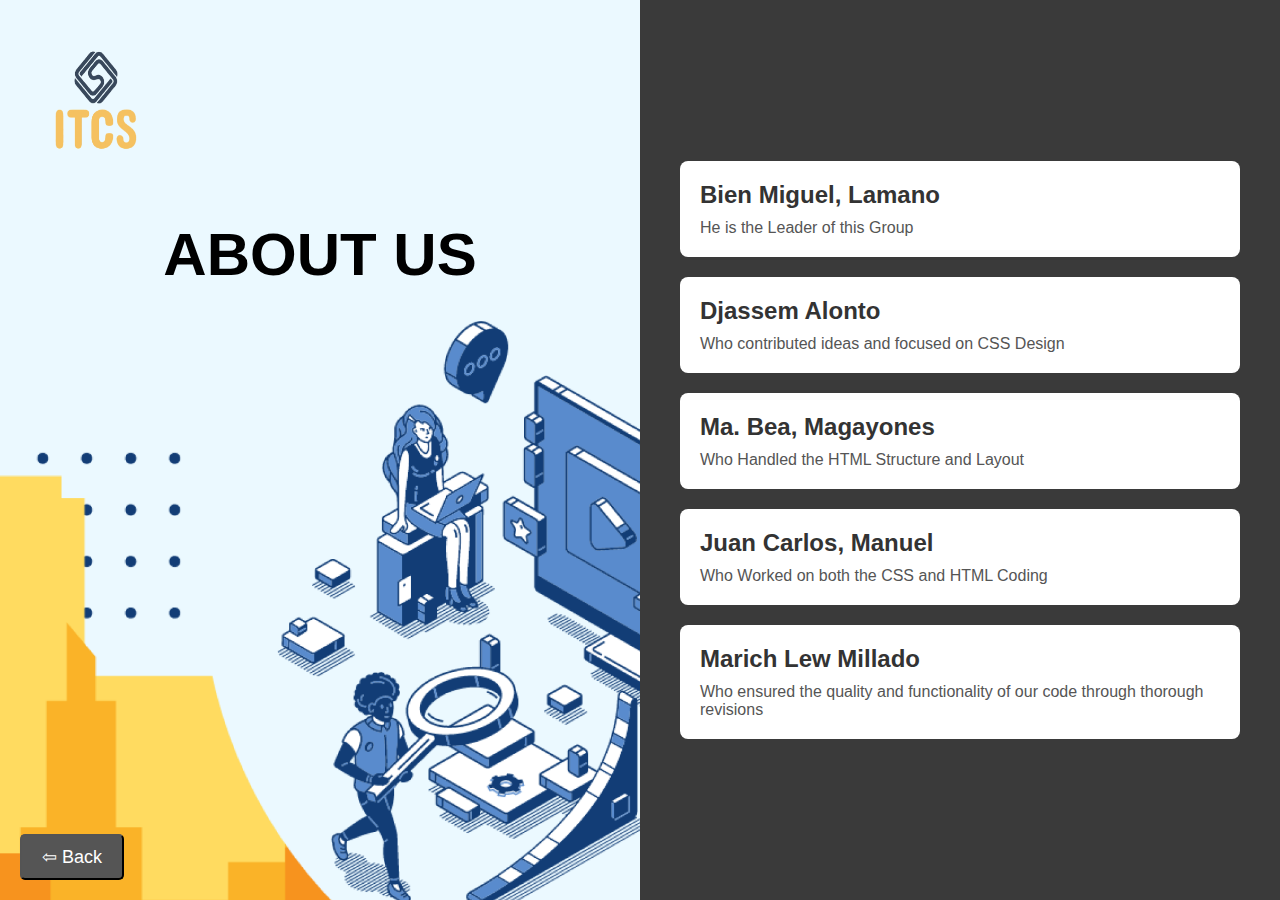
<file: PROJECT/about.html>
<!DOCTYPE html>
<html lang="en">
<head>
  <meta charset="UTF-8">
  <meta name="viewport" content="width=device-width, initial-scale=1.0">
  <title>About Us</title>
  <link rel="stylesheet" href="about.css">
</head>
<body>
  <div class="container">
    
    <div class="left-section">
      <img src="Logo.png" alt="ITCS Logo" class="logo">
      <h1>ABOUT US</h1>
      <div class="cityscape"></div>
    </div>

    <div class="right-section">
      <div class="profile">
        <div class="info">
          <h2>Bien Miguel, Lamano</h2>
          <p>He is the Leader of this Group</p>
        </div>
      </div>

      <div class="profile">
        <div class="info">
          <h2>Djassem Alonto</h2>
          <p>Who contributed ideas and focused on CSS Design</p>
        </div>
      </div>

      <div class="profile">
        <div class="info">
          <h2>Ma. Bea, Magayones</h2>
          <p>Who Handled the HTML Structure and Layout</p>
        </div>
      </div>

      <div class="profile">
        <div class="info">
          <h2>Juan Carlos, Manuel</h2>
          <p>Who Worked on both the CSS and HTML Coding</p>
        </div>
      </div>

      <div class="profile">
        <div class="info">
          <h2>Marich Lew Millado</h2>
          <p>Who ensured the quality and functionality of our code through thorough revisions</p>
        </div>
      </div>
    </div>

    <!-- Back Button -->
    <button class="back-button" onclick="goBack()">⇦ Back</button>

    <script>
      function goBack() {
        window.history.back();
      }
    </script>
    
  </div>
</body>
</html>
</file>
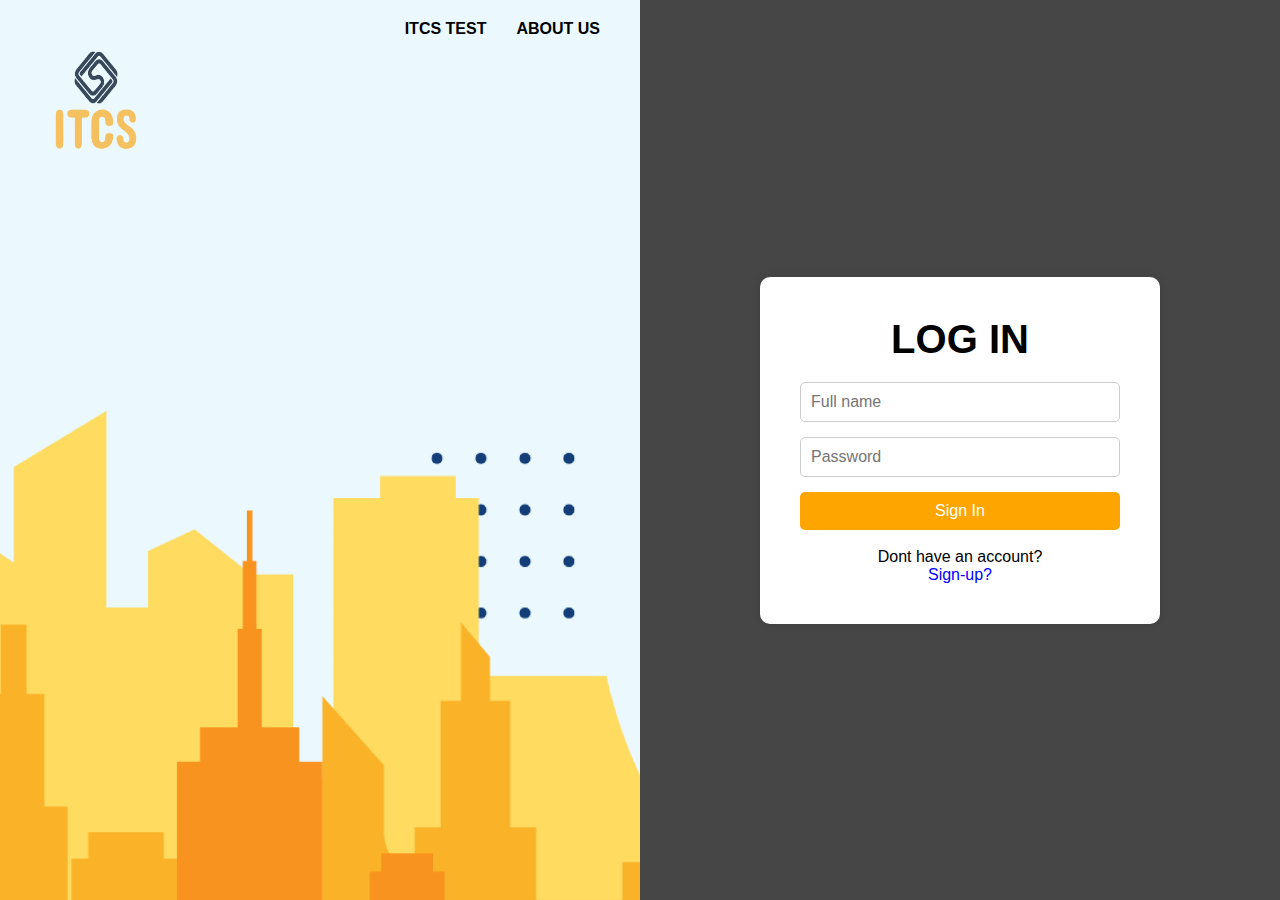
<file: PROJECT/Login.html>
<!DOCTYPE html>
<html lang="en">
<head>
  <meta charset="UTF-8">
  <meta name="viewport" content="width=device-width, initial-scale=1.0">
  <title>Log In Page</title>
  <link rel="stylesheet" href="Account.css">
  <link href='https://fonts.googleapis.com/css?family=Afacad' rel='stylesheet'>

</head>
<body>
  <div class="container">

    <!--Left Section + Logo and Cityscape-->
    <div class="left-section">
      <img src="Logo.png" alt="Logo" class="logo">
      <div class="left-nav">
        <a href="#">ITCS TEST</a>
        <a href="#">ABOUT US</a>
      </div>
      <div class="cityscape"></div>
    </div>

    <!--Right Section-->
    <div class="right-section">
      <div class="form-container">
        <h1>LOG  IN</h1>
        <form action="#">
          <input type="text" placeholder="Full name" required>
          <input type="password" placeholder="Password" required>
          <button type="submit" formaction="taketest.html">Sign In</button><br>
          <p style="text-align: center;">Dont have an account? <br><a href="Register.html">Sign-up?</a></p>
        </form>
      </div>
    </div>
  </div>
</body>
</html>
</file>
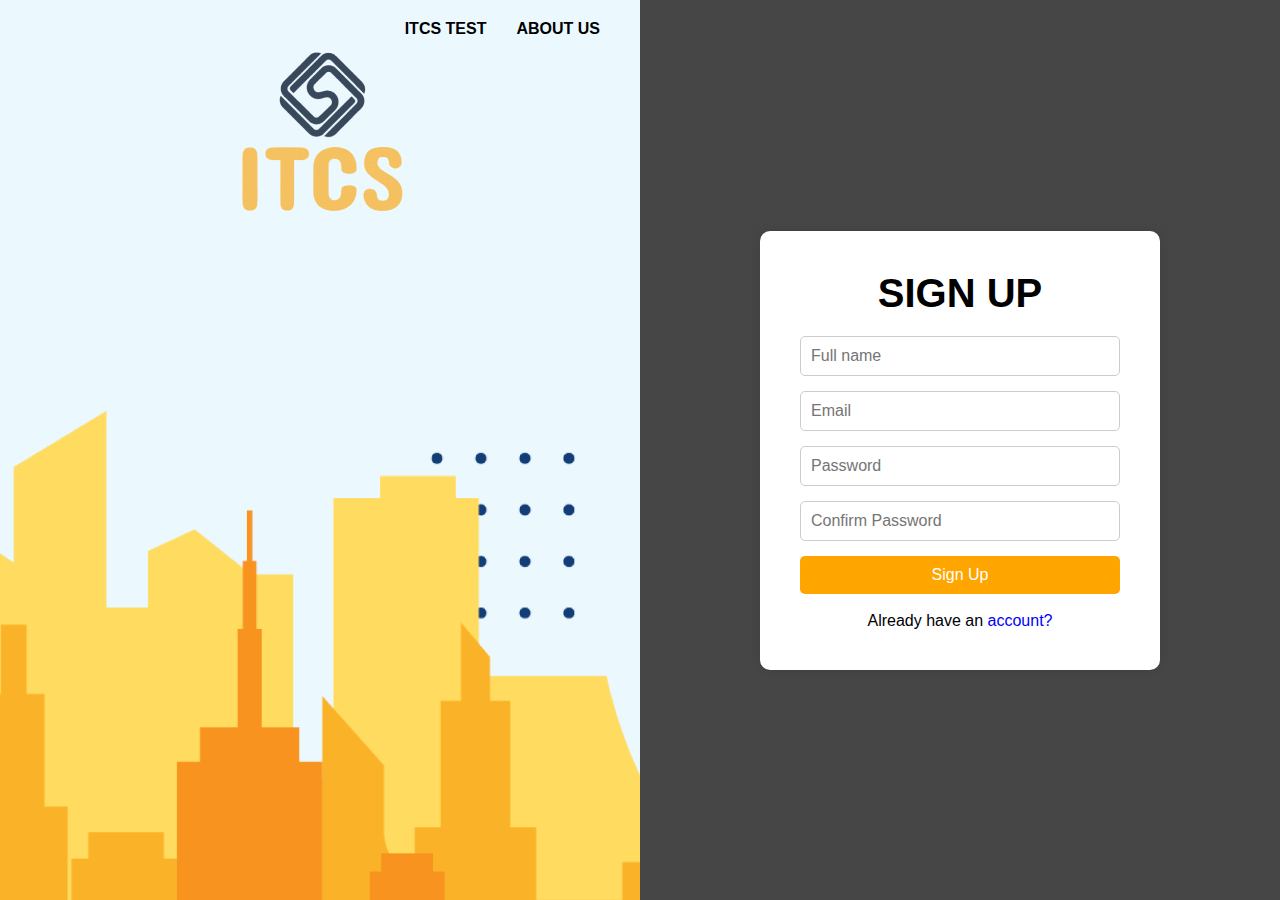
<file: PROJECT/Register.html>
<!DOCTYPE html>
<html lang="en">
<head>
  <meta charset="UTF-8">
  <meta name="viewport" content="width=device-width, initial-scale=1.0">
  <title>Sign Up Page</title>
  <link rel="stylesheet" href="Account.css">
  <link href='https://fonts.googleapis.com/css?family=Afacad' rel='stylesheet'>

</head>
<body>
  <div class="container">
    <!--Left Section-->
    <div class="left-section">
      <img src="Logo.png" alt="Logo">
      <div class="left-nav">
        <a href="#">ITCS TEST</a>
        <a href="#">ABOUT US</a>
      </div>
      <div class="cityscape"></div>
    </div>
    
    <!--Right Section-->
    <div class="right-section">
      <div class="form-container">
        <h1>SIGN UP</h1>
        <form action="#">
          <input type="text" placeholder="Full name" required>
          <input type="email" placeholder="Email" required>
          <input type="password" placeholder="Password" required>
          <input type="password" placeholder="Confirm Password" required>
          <button type="submit" formaction="taketest.html">Sign Up</button><br>
          <p style="text-align: center;">Already have an <a href="Login.html">account?</a></p>
        </form>
      </div>
    </div>
  </div>
</body>
</html>
</file>
<file: PROJECT/about.css>
* {
    margin: 0;
    padding: 0;
    box-sizing: border-box;
    font-family: Arial, sans-serif;
  }
  
  body {
    height: 100vh;
    margin: 0;
    padding: 0;
  }
  
  .container {
    display: flex;
    height: 100vh;
    position: relative;
  }
  
  /* Left Section Styling */
  .left-section {
    width: 50%; /* Adjusted width */
    position: relative;
    display: flex;
    flex-direction: column;
    align-items: center;
    background: url('Cityscape.png') no-repeat center center;
    background-size: cover;
    padding: 50px;
    color: #000;
  }
  
  .logo {
    height: 100px;
    width: 90px;
    margin-bottom: 20px;
    align-self: flex-start; /* Align logo to the left */
  }
  
  h1 {
    font-size: 60px;
    color: #000;
    margin-top: 50px; /* Add some space between the logo and the text */
    text-align: center;
    align-self: center; /* Center the "ABOUT US" horizontally */
    z-index: 1; /* Ensure the text appears above the cityscape */
  }
  
  /* Right Section Styling */
  .right-section {
    width: 50%;
    background-color: #3a3a3a;
    padding: 40px;
    display: flex;
    flex-direction: column;
    justify-content: center;
    gap: 20px;
  }
  
  .profile {
    display: flex;
    flex-direction: column; /* Stack names and titles */
    background-color: white;
    padding: 20px;
    border-radius: 8px;
    text-align: left;
  }
  
  .info h2 {
    font-size: 24px;
    margin-bottom: 10px;
    color: #333; /* Darker text */
  }
  
  .info p {
    font-size: 16px;
    color: #555;
  }
  
  /* Back Button Styling */
  .back-button {
    position: absolute;
    bottom: 20px;
    left: 20px;
    background-color: #555;
    color: white;
    text-decoration: none;
    padding: 10px 20px;
    border-radius: 5px;
    font-size: 18px;
    transition: background-color 0.3s;
  }
  
  .back-button:hover {
    background-color: #333;
  }
</file>
<file: PROJECT/Account.css>
a:link {
    color: blue;
    background-color: transparent;
    text-decoration: none;
}

    a:visited {
    color: blue;
    background-color: transparent;
    text-decoration: none;
}

    a:hover {
    color: white;
    background-color: transparent;
    text-decoration: underline;
}

    a:active {
    color: gold;
    background-color: transparent;
    text-decoration: underline;
}

    * {
    margin: 0;
    padding: 0;
    box-sizing: border-box;
    font-family: Arial, sans-serif;
}

    body {
    display: flex;
    height: 100vh;
    margin: 0;
    padding: 0;
}

    .container {
    display: flex;
    width: 100%;
    position: relative;
}

    .left-section {
    width: 50%;
    position: relative;
    display: flex;
    flex-direction: column;
    align-items: center;
    background: url('Cityscape.png') no-repeat ;
    background-size: cover;
    padding: 50px;
    background-color: #e7f3ff;
}

    .logo {
        height: 100px;
        width: 90px;
        margin-bottom: 20px;
        align-self: flex-start;
}

    .left-nav {
    position: absolute;
    top: 20px;
    right: 40px;
    align-items: center;
    display: flex;
    gap: 30px;
}

    .left-nav a {
    text-decoration: none;
    color: black;
    font-weight: bold;
}

.right-section {
    flex: 1;
    background-color: #464646;
    display: flex;
    justify-content: center;
    align-items: center;
  }

    .form-container {
      background-color: white;
      padding: 40px;
      border-radius: 10px;
      box-shadow: 0 0 10px rgba(0, 0, 0, 0.1);
      width: 80%;
      max-width: 400px;
}

    .form-container h1 {
      text-align: center;
      margin-bottom: 20px;
      font-size: 2.5rem;
      font-weight: bold;
}

    .form-container form {
      display: flex;
      flex-direction: column;
}

    .form-container input {
      margin-bottom: 15px;
      padding: 10px;
      border: 1px solid #ccc;
      border-radius: 5px;
      font-size: 1rem;
}

    .form-container button {
      padding: 10px;
      background-color: orange;
      color: white;
      border: none;
      border-radius: 5px;
      font-size: 1rem;
      cursor: pointer;
}

    .form-container button:hover {
      background-color: gold;
}
</file>
